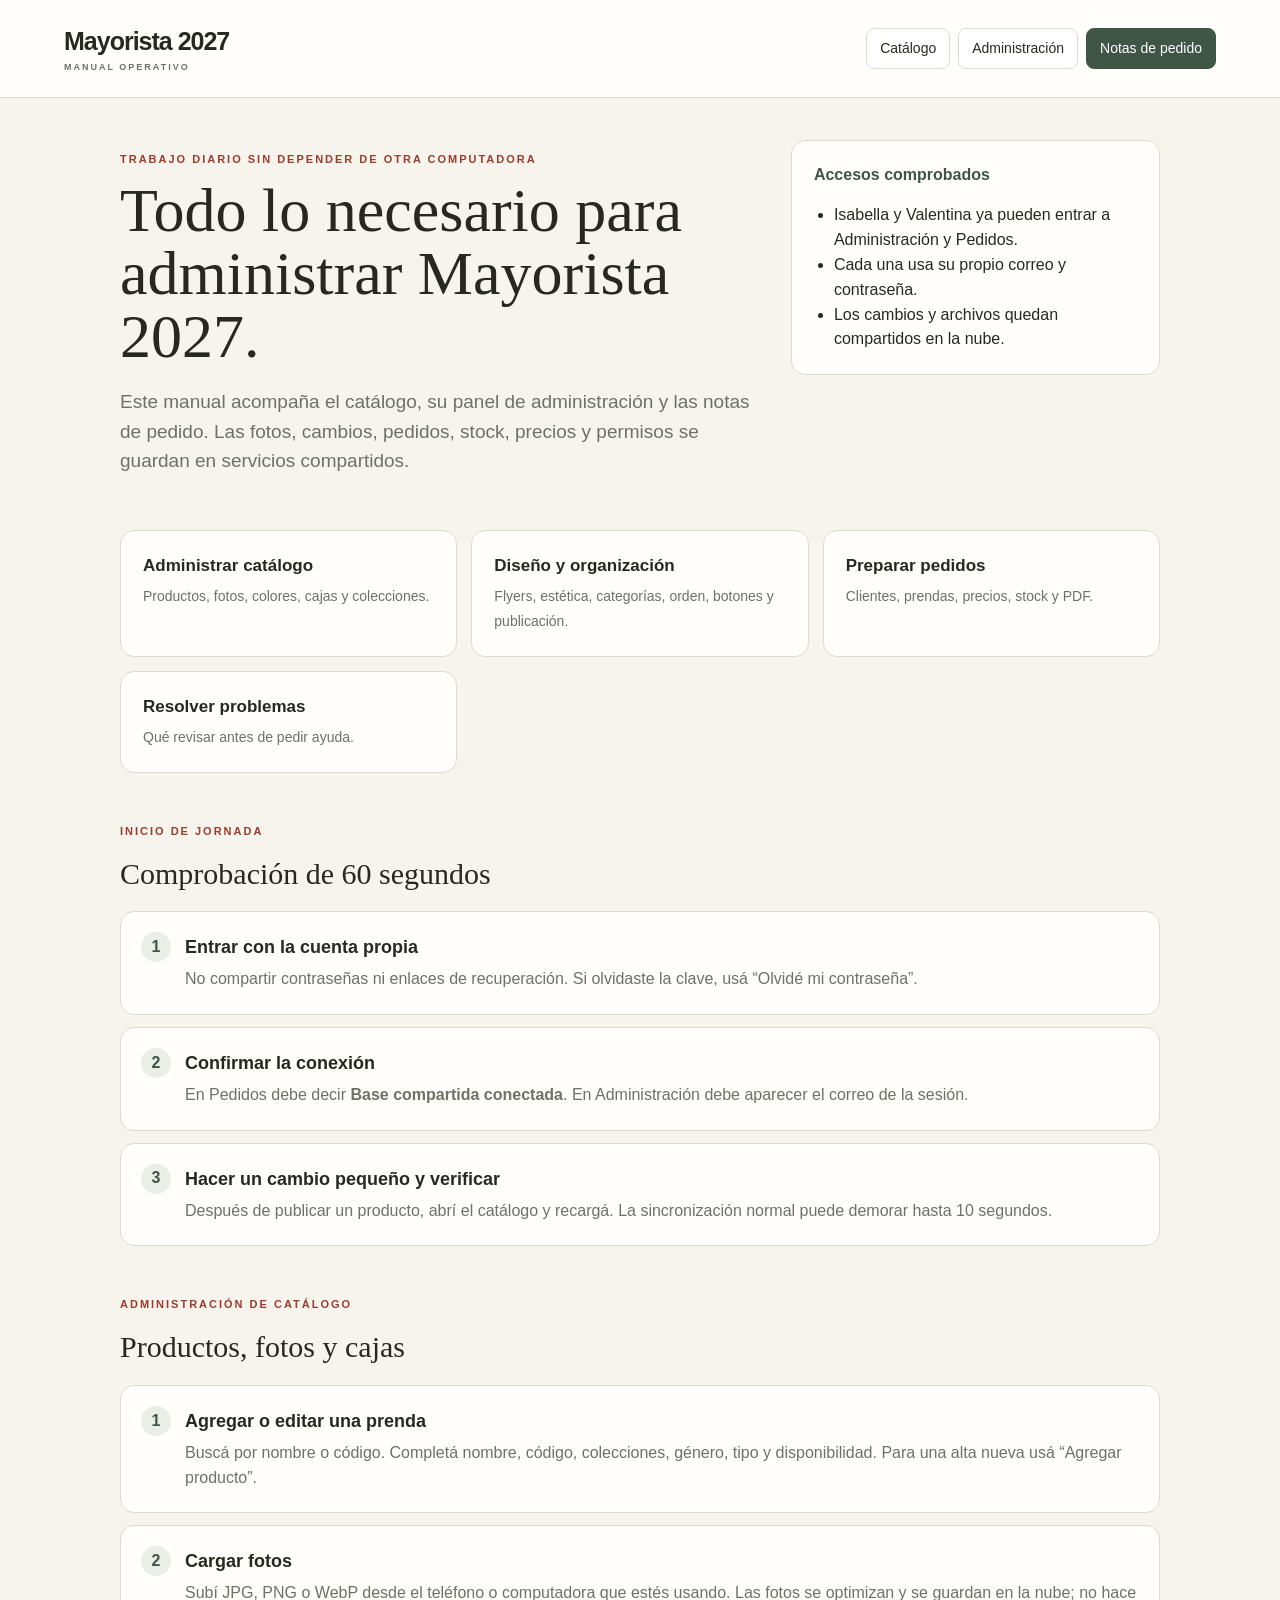
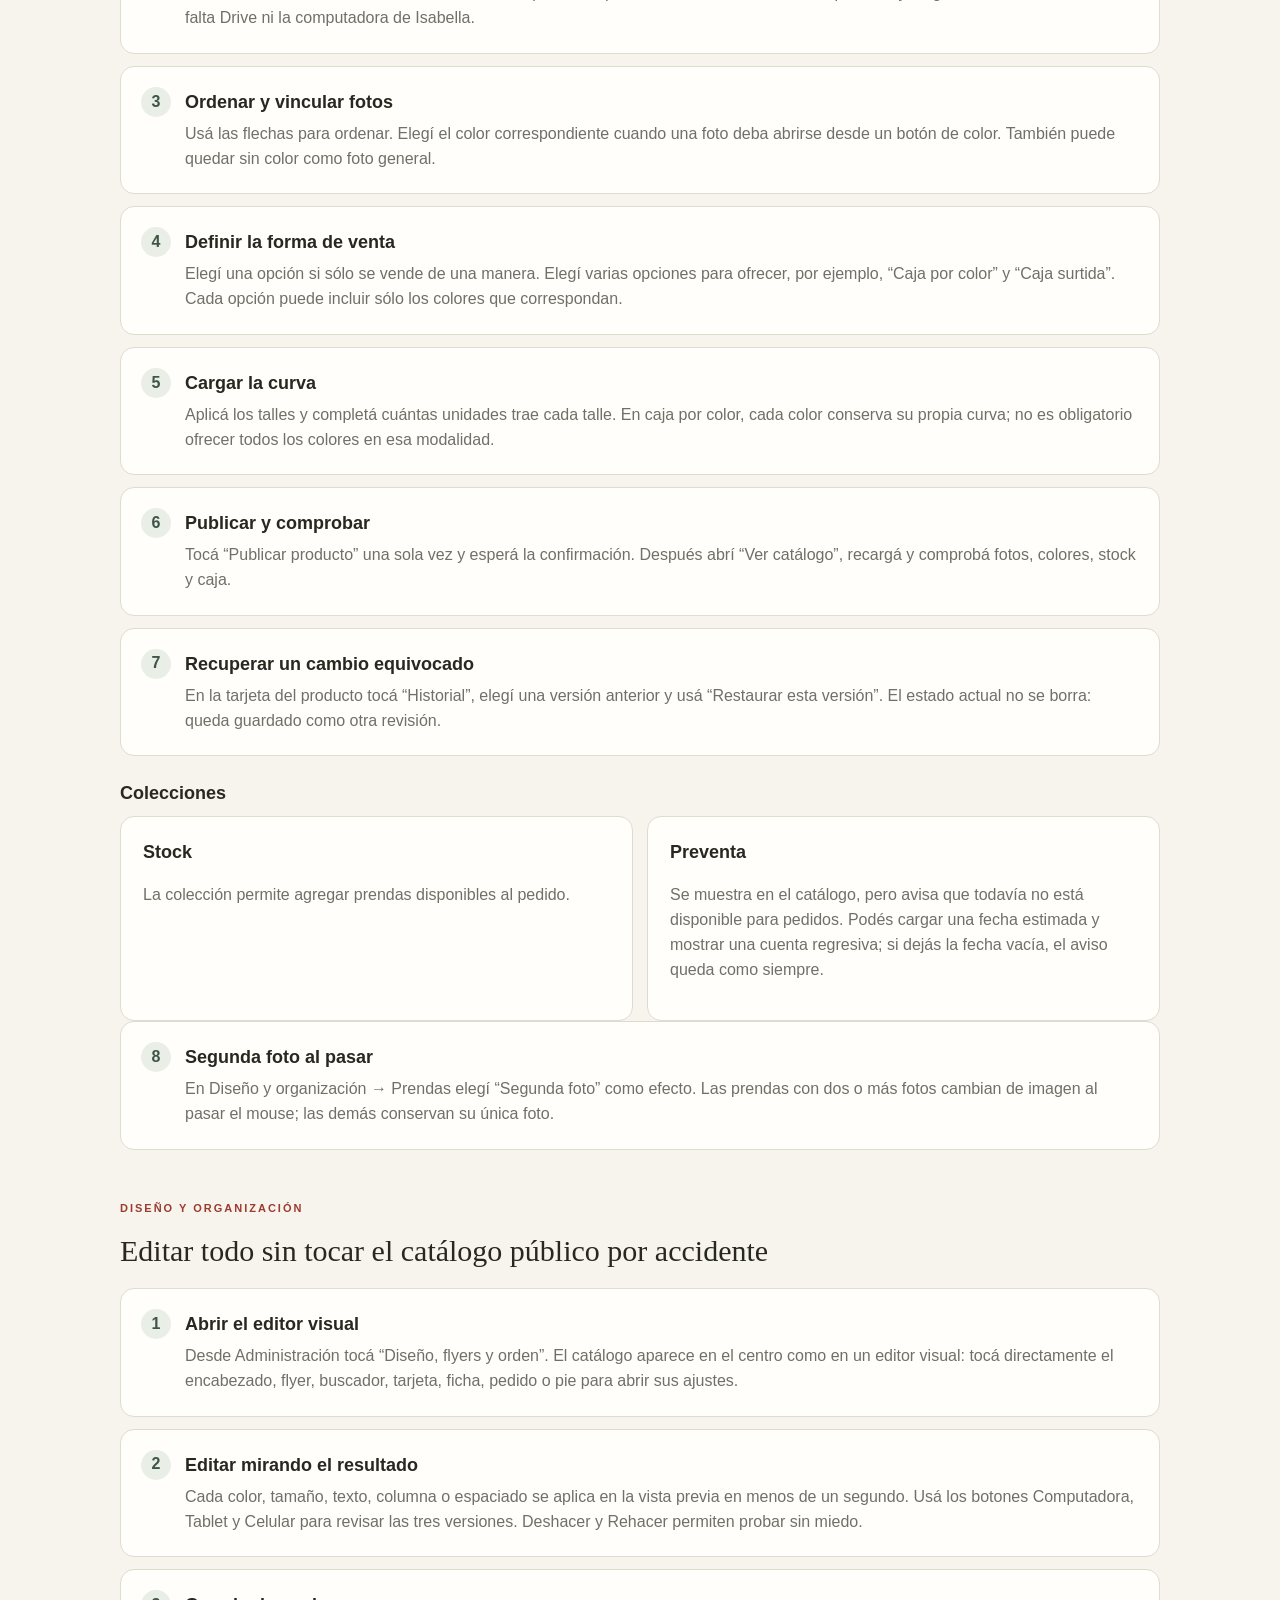
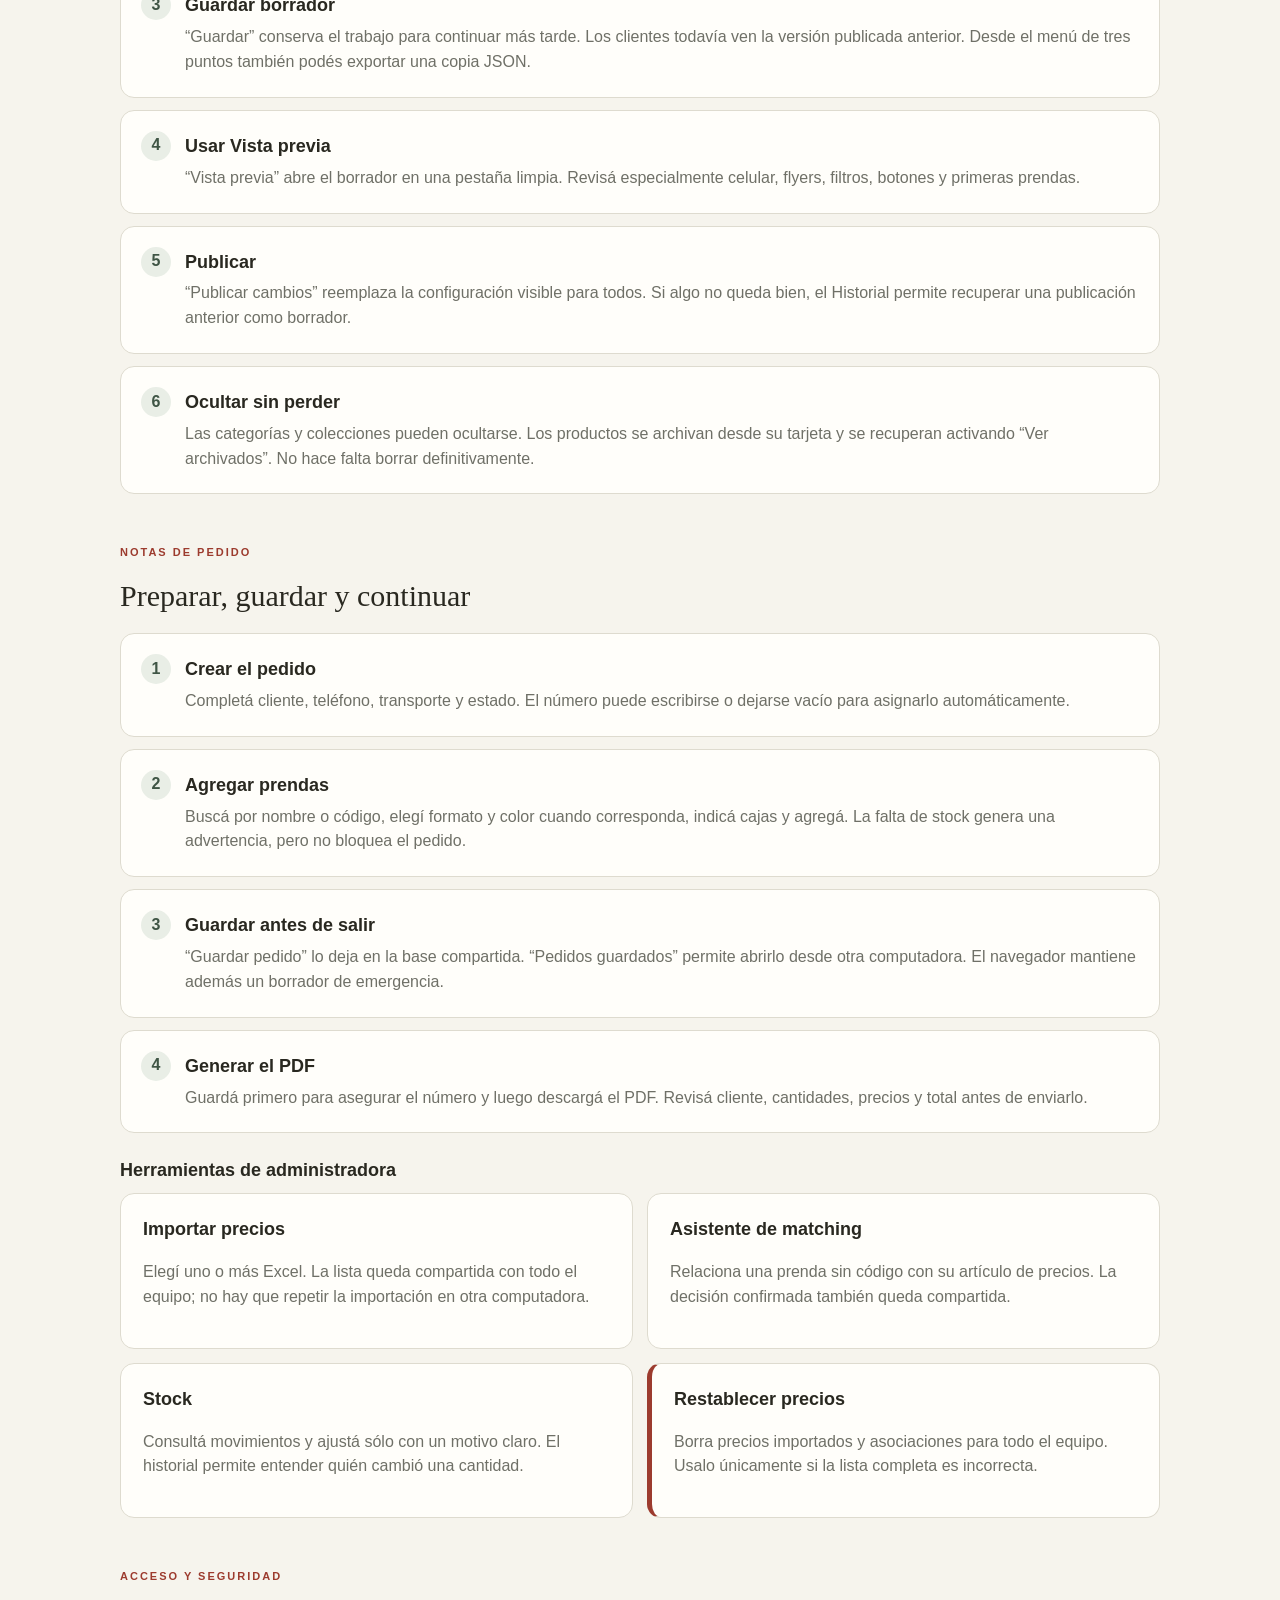
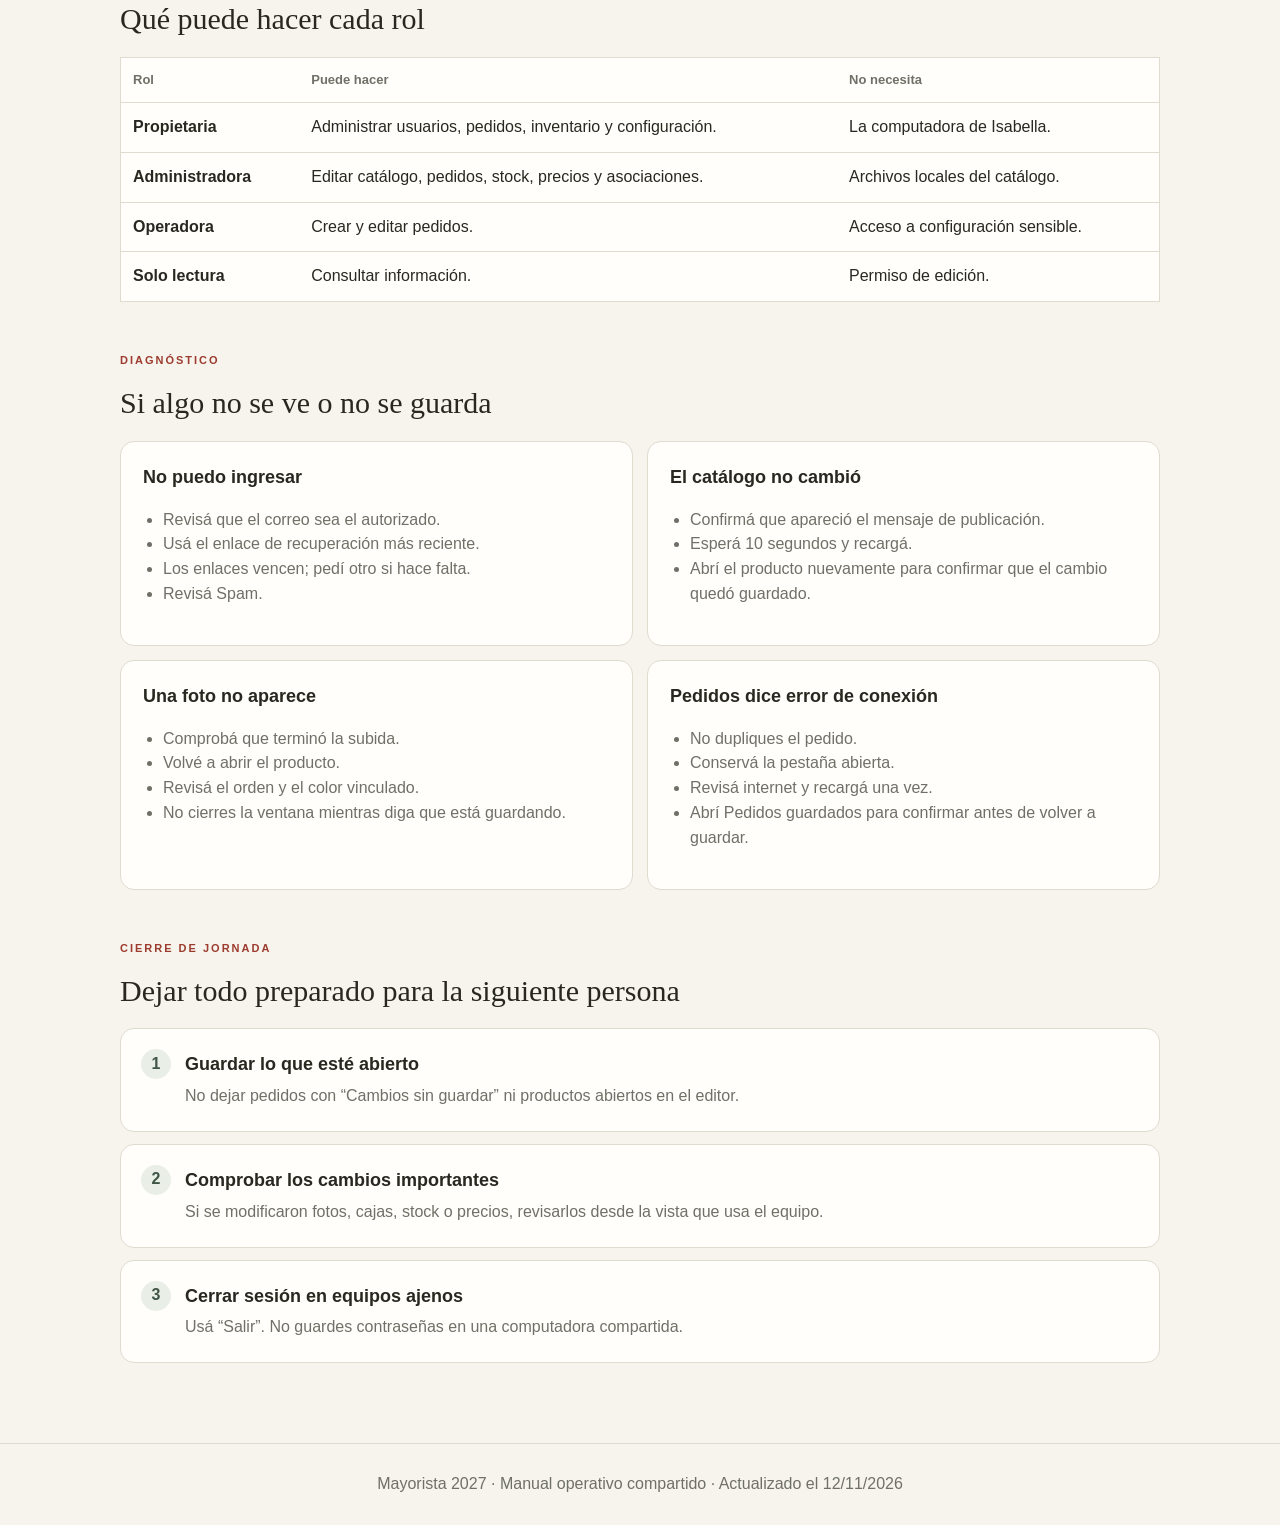
<file: manual/index.html>
<!doctype html>
<html lang="es">
<head>
  <meta charset="utf-8">
  <meta name="viewport" content="width=device-width,initial-scale=1">
  <meta name="robots" content="noindex,nofollow">
  <title>Mayorista 2027 · Manual operativo</title>
  <style>
    :root{--ink:#292820;--muted:#6f7067;--cream:#f6f4ed;--paper:#fffefa;--line:#dedbcf;--green:#3f5545;--rust:#9c3b2e;--soft:#e9eee6}
    *{box-sizing:border-box}html{scroll-behavior:smooth}body{margin:0;background:var(--cream);color:var(--ink);font:16px/1.55 -apple-system,BlinkMacSystemFont,"Segoe UI",sans-serif}
    header{background:var(--paper);border-bottom:1px solid var(--line);padding:22px max(20px,5vw);display:flex;align-items:center;justify-content:space-between;gap:18px;flex-wrap:wrap;position:sticky;top:0;z-index:2}
    .brand{font-size:25px;font-weight:800;letter-spacing:-1px}.brand small{display:block;font-size:9px;letter-spacing:2px;font-weight:600;color:var(--muted)}
    nav{display:flex;gap:8px;flex-wrap:wrap}a{color:inherit}nav a,.cta{border:1px solid var(--line);border-radius:8px;padding:9px 13px;text-decoration:none;background:white;font-size:14px}.cta{background:var(--green);color:white;border-color:var(--green)}
    main{width:min(1040px,calc(100% - 32px));margin:42px auto 80px}.hero{display:grid;grid-template-columns:1.4fr .8fr;gap:25px;align-items:start;margin-bottom:35px}
    h1,h2{font-family:Georgia,serif;font-weight:400}h1{font-size:clamp(38px,7vw,62px);line-height:1.02;margin:8px 0 16px}h2{font-size:30px;margin:0 0 14px}h3{font-size:18px;margin:24px 0 8px}.eyebrow{font-size:11px;letter-spacing:2px;font-weight:700;color:var(--rust);text-transform:uppercase}.lead{font-size:19px;color:var(--muted)}
    .status,.card,.step{background:var(--paper);border:1px solid var(--line);border-radius:14px;padding:22px}.status strong{display:block;color:var(--green);margin-bottom:8px}.status ul{padding-left:20px;margin-bottom:0}
    .quick{display:grid;grid-template-columns:repeat(3,1fr);gap:14px;margin:26px 0 42px}.quick a{text-decoration:none}.quick strong{display:block;font-size:17px;margin-bottom:5px}.quick span{color:var(--muted);font-size:14px}
    section{scroll-margin-top:105px;margin-top:50px}.steps{display:grid;gap:12px;counter-reset:steps}.step{padding-left:64px;position:relative}.step:before{counter-increment:steps;content:counter(steps);position:absolute;left:20px;top:20px;width:30px;height:30px;border-radius:50%;display:grid;place-items:center;background:var(--soft);color:var(--green);font-weight:700}.step h3{margin:0 0 5px}.step p{margin:0;color:var(--muted)}
    .grid{display:grid;grid-template-columns:1fr 1fr;gap:14px}.card h3{margin:0 0 8px}.card p,.card li{color:var(--muted)}.card ul{padding-left:20px}.warning{border-left:5px solid var(--rust)}
    table{border-collapse:collapse;width:100%;background:var(--paper);border:1px solid var(--line)}th,td{text-align:left;padding:12px;border-bottom:1px solid var(--line);vertical-align:top}th{font-size:13px;color:var(--muted)}
    footer{border-top:1px solid var(--line);padding:28px 16px;text-align:center;color:var(--muted)}code{background:#ece9df;border-radius:4px;padding:2px 5px}
    @media(max-width:760px){header{position:static}.hero,.grid{grid-template-columns:1fr}.quick{grid-template-columns:1fr}main{margin-top:26px}.step{padding-left:56px}table{font-size:14px}}
  </style>
</head>
<body>
<header>
  <div class="brand">Mayorista 2027<small>MANUAL OPERATIVO</small></div>
  <nav>
    <a href="../">Catálogo</a>
    <a href="../admin/">Administración</a>
    <a class="cta" href="../pedidos/">Notas de pedido</a>
  </nav>
</header>
<main>
  <div class="hero">
    <div><p class="eyebrow">Trabajo diario sin depender de otra computadora</p><h1>Todo lo necesario para administrar Mayorista 2027.</h1><p class="lead">Este manual acompaña el catálogo, su panel de administración y las notas de pedido. Las fotos, cambios, pedidos, stock, precios y permisos se guardan en servicios compartidos.</p></div>
    <aside class="status"><strong>Accesos comprobados</strong><ul><li>Isabella y Valentina ya pueden entrar a Administración y Pedidos.</li><li>Cada una usa su propio correo y contraseña.</li><li>Los cambios y archivos quedan compartidos en la nube.</li></ul></aside>
  </div>

  <div class="quick">
    <a class="card" href="#catalogo"><strong>Administrar catálogo</strong><span>Productos, fotos, colores, cajas y colecciones.</span></a>
    <a class="card" href="#diseno"><strong>Diseño y organización</strong><span>Flyers, estética, categorías, orden, botones y publicación.</span></a>
    <a class="card" href="#pedidos"><strong>Preparar pedidos</strong><span>Clientes, prendas, precios, stock y PDF.</span></a>
    <a class="card" href="#problemas"><strong>Resolver problemas</strong><span>Qué revisar antes de pedir ayuda.</span></a>
  </div>

  <section id="inicio"><p class="eyebrow">Inicio de jornada</p><h2>Comprobación de 60 segundos</h2><div class="steps">
    <div class="step"><h3>Entrar con la cuenta propia</h3><p>No compartir contraseñas ni enlaces de recuperación. Si olvidaste la clave, usá “Olvidé mi contraseña”.</p></div>
    <div class="step"><h3>Confirmar la conexión</h3><p>En Pedidos debe decir <b>Base compartida conectada</b>. En Administración debe aparecer el correo de la sesión.</p></div>
    <div class="step"><h3>Hacer un cambio pequeño y verificar</h3><p>Después de publicar un producto, abrí el catálogo y recargá. La sincronización normal puede demorar hasta 10 segundos.</p></div>
  </div></section>

  <section id="catalogo"><p class="eyebrow">Administración de catálogo</p><h2>Productos, fotos y cajas</h2><div class="steps">
    <div class="step"><h3>Agregar o editar una prenda</h3><p>Buscá por nombre o código. Completá nombre, código, colecciones, género, tipo y disponibilidad. Para una alta nueva usá “Agregar producto”.</p></div>
    <div class="step"><h3>Cargar fotos</h3><p>Subí JPG, PNG o WebP desde el teléfono o computadora que estés usando. Las fotos se optimizan y se guardan en la nube; no hace falta Drive ni la computadora de Isabella.</p></div>
    <div class="step"><h3>Ordenar y vincular fotos</h3><p>Usá las flechas para ordenar. Elegí el color correspondiente cuando una foto deba abrirse desde un botón de color. También puede quedar sin color como foto general.</p></div>
    <div class="step"><h3>Definir la forma de venta</h3><p>Elegí una opción si sólo se vende de una manera. Elegí varias opciones para ofrecer, por ejemplo, “Caja por color” y “Caja surtida”. Cada opción puede incluir sólo los colores que correspondan.</p></div>
    <div class="step"><h3>Cargar la curva</h3><p>Aplicá los talles y completá cuántas unidades trae cada talle. En caja por color, cada color conserva su propia curva; no es obligatorio ofrecer todos los colores en esa modalidad.</p></div>
    <div class="step"><h3>Publicar y comprobar</h3><p>Tocá “Publicar producto” una sola vez y esperá la confirmación. Después abrí “Ver catálogo”, recargá y comprobá fotos, colores, stock y caja.</p></div>
    <div class="step"><h3>Recuperar un cambio equivocado</h3><p>En la tarjeta del producto tocá “Historial”, elegí una versión anterior y usá “Restaurar esta versión”. El estado actual no se borra: queda guardado como otra revisión.</p></div>
  </div>
  <h3>Colecciones</h3><div class="grid"><div class="card"><h3>Stock</h3><p>La colección permite agregar prendas disponibles al pedido.</p></div><div class="card"><h3>Preventa</h3><p>Se muestra en el catálogo, pero avisa que todavía no está disponible para pedidos. Podés cargar una fecha estimada y mostrar una cuenta regresiva; si dejás la fecha vacía, el aviso queda como siempre.</p></div></div>
  <div class="step"><h3>Segunda foto al pasar</h3><p>En Diseño y organización → Prendas elegí “Segunda foto” como efecto. Las prendas con dos o más fotos cambian de imagen al pasar el mouse; las demás conservan su única foto.</p></div>
  </section>

  <section id="diseno"><p class="eyebrow">Diseño y organización</p><h2>Editar todo sin tocar el catálogo público por accidente</h2><div class="steps">
    <div class="step"><h3>Abrir el editor visual</h3><p>Desde Administración tocá “Diseño, flyers y orden”. El catálogo aparece en el centro como en un editor visual: tocá directamente el encabezado, flyer, buscador, tarjeta, ficha, pedido o pie para abrir sus ajustes.</p></div>
    <div class="step"><h3>Editar mirando el resultado</h3><p>Cada color, tamaño, texto, columna o espaciado se aplica en la vista previa en menos de un segundo. Usá los botones Computadora, Tablet y Celular para revisar las tres versiones. Deshacer y Rehacer permiten probar sin miedo.</p></div>
    <div class="step"><h3>Guardar borrador</h3><p>“Guardar” conserva el trabajo para continuar más tarde. Los clientes todavía ven la versión publicada anterior. Desde el menú de tres puntos también podés exportar una copia JSON.</p></div>
    <div class="step"><h3>Usar Vista previa</h3><p>“Vista previa” abre el borrador en una pestaña limpia. Revisá especialmente celular, flyers, filtros, botones y primeras prendas.</p></div>
    <div class="step"><h3>Publicar</h3><p>“Publicar cambios” reemplaza la configuración visible para todos. Si algo no queda bien, el Historial permite recuperar una publicación anterior como borrador.</p></div>
    <div class="step"><h3>Ocultar sin perder</h3><p>Las categorías y colecciones pueden ocultarse. Los productos se archivan desde su tarjeta y se recuperan activando “Ver archivados”. No hace falta borrar definitivamente.</p></div>
  </div></section>

  <section id="pedidos"><p class="eyebrow">Notas de pedido</p><h2>Preparar, guardar y continuar</h2><div class="steps">
    <div class="step"><h3>Crear el pedido</h3><p>Completá cliente, teléfono, transporte y estado. El número puede escribirse o dejarse vacío para asignarlo automáticamente.</p></div>
    <div class="step"><h3>Agregar prendas</h3><p>Buscá por nombre o código, elegí formato y color cuando corresponda, indicá cajas y agregá. La falta de stock genera una advertencia, pero no bloquea el pedido.</p></div>
    <div class="step"><h3>Guardar antes de salir</h3><p>“Guardar pedido” lo deja en la base compartida. “Pedidos guardados” permite abrirlo desde otra computadora. El navegador mantiene además un borrador de emergencia.</p></div>
    <div class="step"><h3>Generar el PDF</h3><p>Guardá primero para asegurar el número y luego descargá el PDF. Revisá cliente, cantidades, precios y total antes de enviarlo.</p></div>
  </div>
  <h3>Herramientas de administradora</h3><div class="grid"><div class="card"><h3>Importar precios</h3><p>Elegí uno o más Excel. La lista queda compartida con todo el equipo; no hay que repetir la importación en otra computadora.</p></div><div class="card"><h3>Asistente de matching</h3><p>Relaciona una prenda sin código con su artículo de precios. La decisión confirmada también queda compartida.</p></div><div class="card"><h3>Stock</h3><p>Consultá movimientos y ajustá sólo con un motivo claro. El historial permite entender quién cambió una cantidad.</p></div><div class="card warning"><h3>Restablecer precios</h3><p>Borra precios importados y asociaciones para todo el equipo. Usalo únicamente si la lista completa es incorrecta.</p></div></div>
  </section>

  <section id="permisos"><p class="eyebrow">Acceso y seguridad</p><h2>Qué puede hacer cada rol</h2><table><thead><tr><th>Rol</th><th>Puede hacer</th><th>No necesita</th></tr></thead><tbody>
    <tr><td><b>Propietaria</b></td><td>Administrar usuarios, pedidos, inventario y configuración.</td><td>La computadora de Isabella.</td></tr>
    <tr><td><b>Administradora</b></td><td>Editar catálogo, pedidos, stock, precios y asociaciones.</td><td>Archivos locales del catálogo.</td></tr>
    <tr><td><b>Operadora</b></td><td>Crear y editar pedidos.</td><td>Acceso a configuración sensible.</td></tr>
    <tr><td><b>Solo lectura</b></td><td>Consultar información.</td><td>Permiso de edición.</td></tr>
  </tbody></table></section>

  <section id="problemas"><p class="eyebrow">Diagnóstico</p><h2>Si algo no se ve o no se guarda</h2><div class="grid">
    <div class="card"><h3>No puedo ingresar</h3><ul><li>Revisá que el correo sea el autorizado.</li><li>Usá el enlace de recuperación más reciente.</li><li>Los enlaces vencen; pedí otro si hace falta.</li><li>Revisá Spam.</li></ul></div>
    <div class="card"><h3>El catálogo no cambió</h3><ul><li>Confirmá que apareció el mensaje de publicación.</li><li>Esperá 10 segundos y recargá.</li><li>Abrí el producto nuevamente para confirmar que el cambio quedó guardado.</li></ul></div>
    <div class="card"><h3>Una foto no aparece</h3><ul><li>Comprobá que terminó la subida.</li><li>Volvé a abrir el producto.</li><li>Revisá el orden y el color vinculado.</li><li>No cierres la ventana mientras diga que está guardando.</li></ul></div>
    <div class="card"><h3>Pedidos dice error de conexión</h3><ul><li>No dupliques el pedido.</li><li>Conservá la pestaña abierta.</li><li>Revisá internet y recargá una vez.</li><li>Abrí Pedidos guardados para confirmar antes de volver a guardar.</li></ul></div>
  </div></section>

  <section id="cierre"><p class="eyebrow">Cierre de jornada</p><h2>Dejar todo preparado para la siguiente persona</h2><div class="steps">
    <div class="step"><h3>Guardar lo que esté abierto</h3><p>No dejar pedidos con “Cambios sin guardar” ni productos abiertos en el editor.</p></div>
    <div class="step"><h3>Comprobar los cambios importantes</h3><p>Si se modificaron fotos, cajas, stock o precios, revisarlos desde la vista que usa el equipo.</p></div>
    <div class="step"><h3>Cerrar sesión en equipos ajenos</h3><p>Usá “Salir”. No guardes contraseñas en una computadora compartida.</p></div>
  </div></section>
</main>
<footer>Mayorista 2027 · Manual operativo compartido · Actualizado el 12/11/2026</footer>
</body>
</html>
</file>
